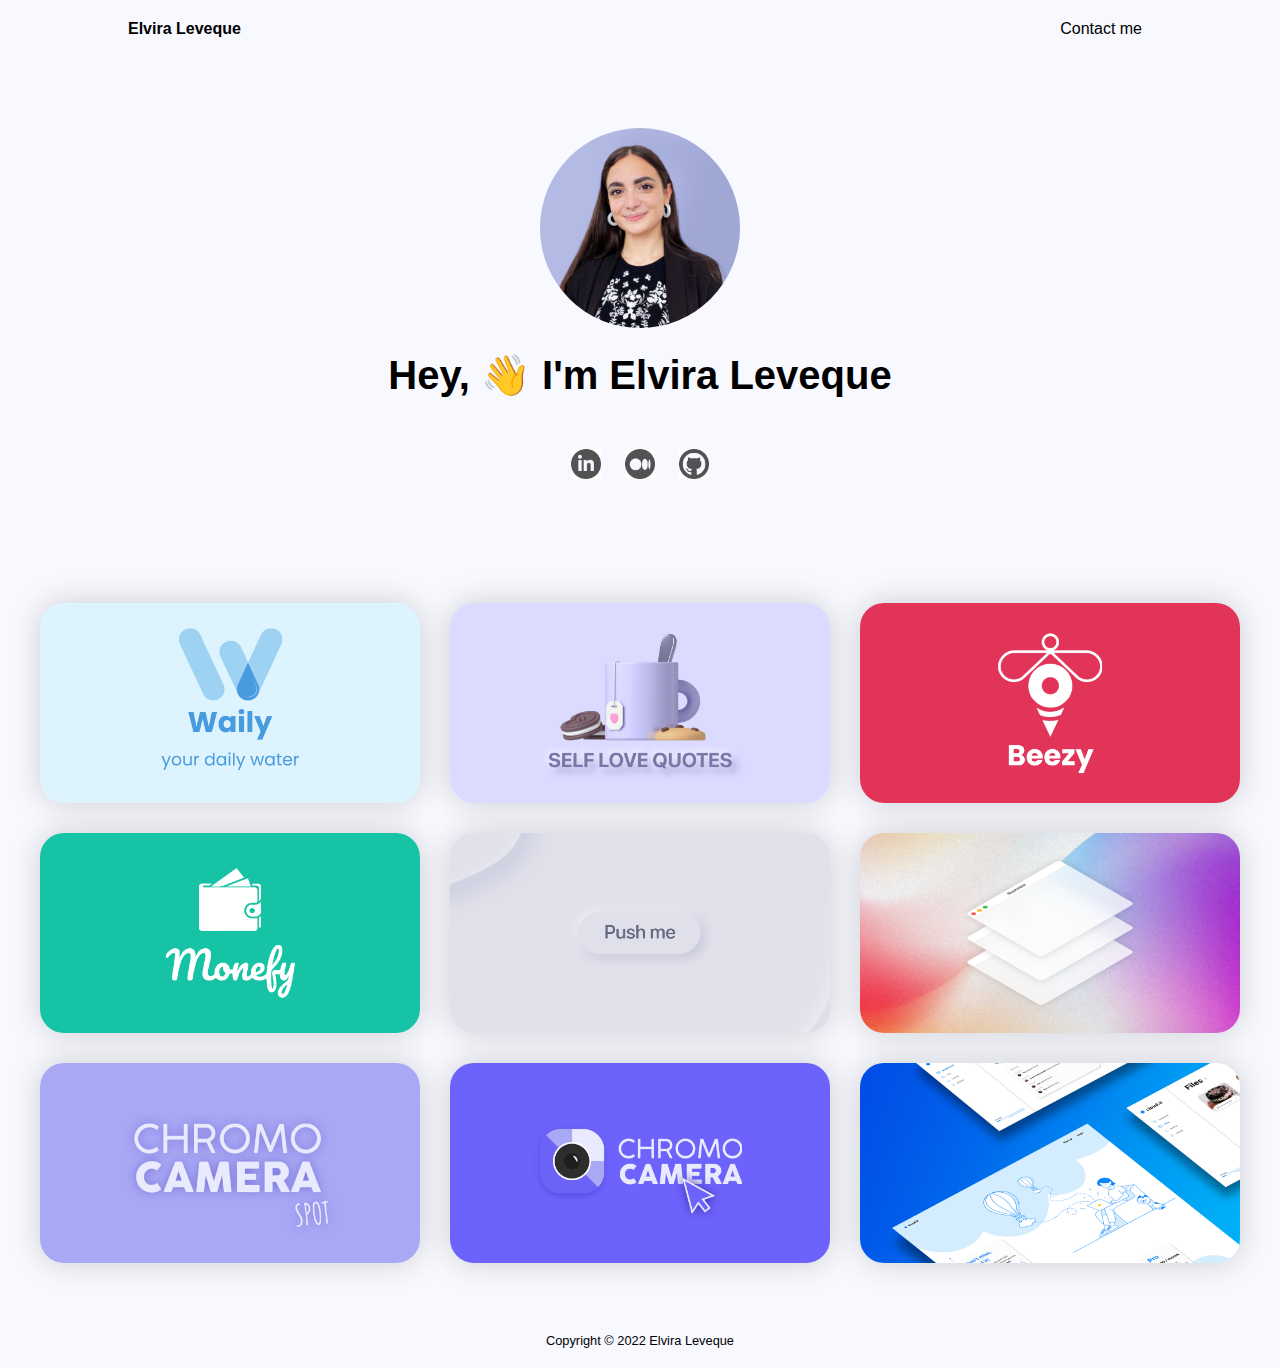
<file: index.html>
<!DOCTYPE html>
<html lang="en">

<head>
    <meta charset="UTF-8">
    <meta http-equiv="X-UA-Compatible" content="IE=edge">
    <meta name="viewport" content="width=device-width, initial-scale=1.0">
    <title>Elvira Leveque</title>

    <link rel="stylesheet" href="static/css/style.css">
</head>

<body>
    <nav>
        <div id="logo">
            <a href="index.html">Elvira Leveque</a>
        </div>
        <div id="links">
            <!-- <a href="resume.pdf">Resume</a> -->
            <a href="mailto:elviraleveque@hotmail.com">Contact me</a>
        </div>
    </nav>

    <section id="bio" class="boxed">
        <img id="io" src="static/img/io2.jpg" alt="">
        <p>Hey, 👋 I'm Elvira Leveque</p>
        <!-- <p>iOS developer and UX/UI designer based in Naples, Italy</p> -->
        <div id="socials">
            <a href="https://www.linkedin.com/in/elvira-leveque/" target="_blank"><img src="static/img/linkedin2.png"
                    alt=""></a>
            <a href="https://medium.com/@elviraleveque" target="_blank"><img src="static/img/medium2.png" alt=""></a>
            <a href="https://github.com/elviraleveque" target="_blank"><img src="static/img/github2.png" alt=""></a>
            <!-- <a href="https://www.behance.net/elviraleveque" target="_blank"><img src="static/img/behance.png"
                    alt=""></a> -->
        </div>
    </section>

    <section id="showcase" class="boxed">
        <div class="project">
            <a href="projects/waily.html">
                <img src="static/img/covers/waily.png" alt="">
                <div class="project-hover">
                    <button>Go to project</button>
                </div>
            </a>
        </div>

        <div class="project">
            <a href="projects/self-love-quotes.html">
                <img src="static/img/covers/self-love-quote.png" alt="">
                <div class="project-hover">
                    <button>Go to project</button>
                </div>
            </a>
        </div>

        <div class="project">
            <a href="projects/beezy.html">
                <img src="static/img/covers/beezy.png" alt="">
                <div class="project-hover">
                    <button>Go to project</button>
                </div>
            </a>
        </div>

        <div class="project">
            <a href="projects/monefy.html">
                <img src="static/img/covers/monefy.png" alt="">
                <div class="project-hover">
                    <button>Go to project</button>
                </div>
            </a>
        </div>

        <div class="project">
            <a href="https://bootcamp.uxdesign.cc/build-a-neumorphic-micro-interaction-for-a-swiftui-button-aa8c3c53047d"
                target="_blank">
                <img src="static/img/covers/neumorphic-animation.png" alt="">
                <div class="project-hover">
                    <button>Read on Medium</button>
                </div>
            </a>
        </div>

        <div class="project">
            <a href="https://medium.com/@elviraleveque/stack-navigation-on-macos-41a40d8ec3a4" target="_blank">
                <img src="static/img/covers/stack-navigation.png" alt="">
                <div class="project-hover">
                    <button>Read on Medium</button>
                </div>
            </a>
        </div>

        <div class="project">
            <a href="projects/chromocamera-spot.html">
                <img src="static/img/covers/chromocamera-spot.png" alt="">
                <div class="project-hover">
                    <button>Go to project</button>
                </div>
            </a>
        </div>

        <div class="project">
            <a href="projects/chromocamera-web.html">
                <img src="static/img/covers/chromocamera-web.png" alt="">
                <div class="project-hover">
                    <button>Go to project</button>
                </div>
            </a>
        </div>

        <div class="project">
            <a href="https://www.behance.net/gallery/88629377/cloudit-Cloud-storage" target="_blank">
                <img src="static/img/covers/cloudit.jpg" alt="">
                <div class="project-hover">
                    <button>View on Behance</button>
                </div>
            </a>
        </div>
    </section>

    <footer>
        <p>Copyright © 2022 Elvira Leveque </p>
    </footer>

</body>

</html>
</file>
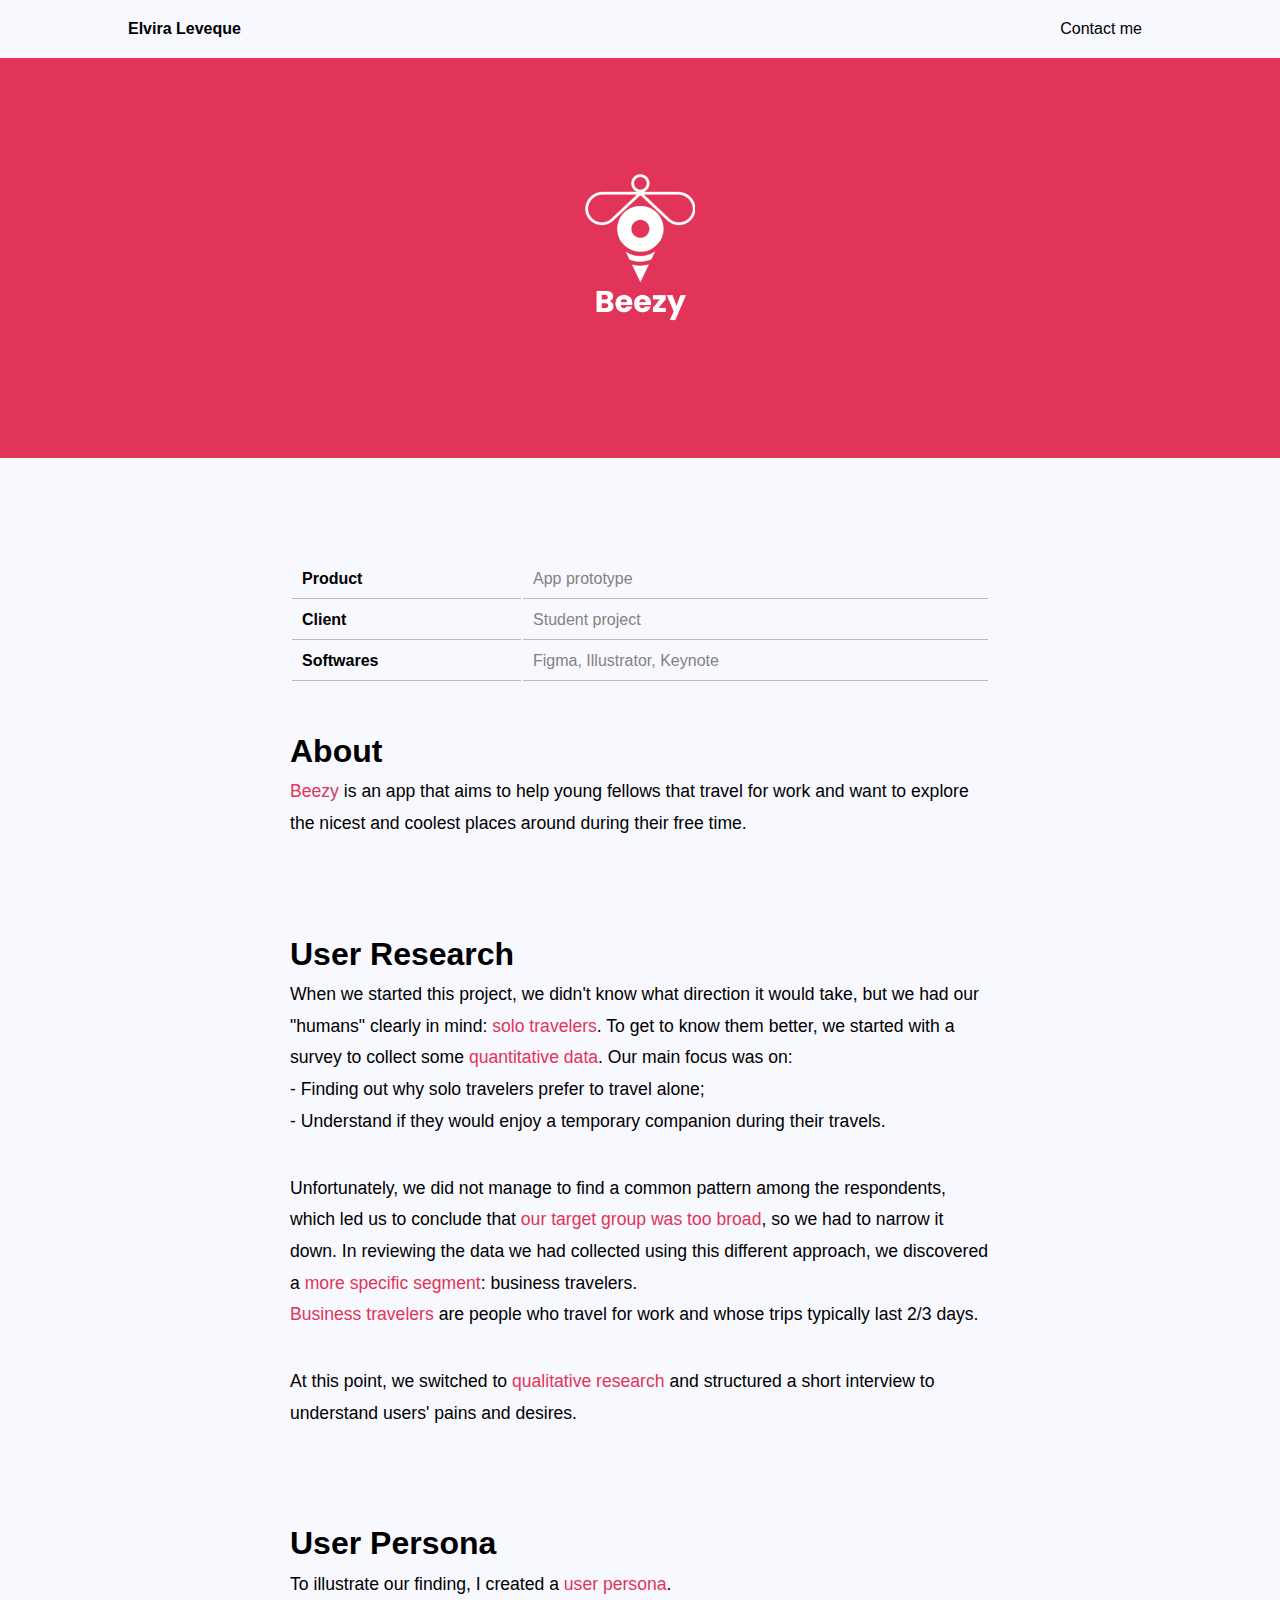
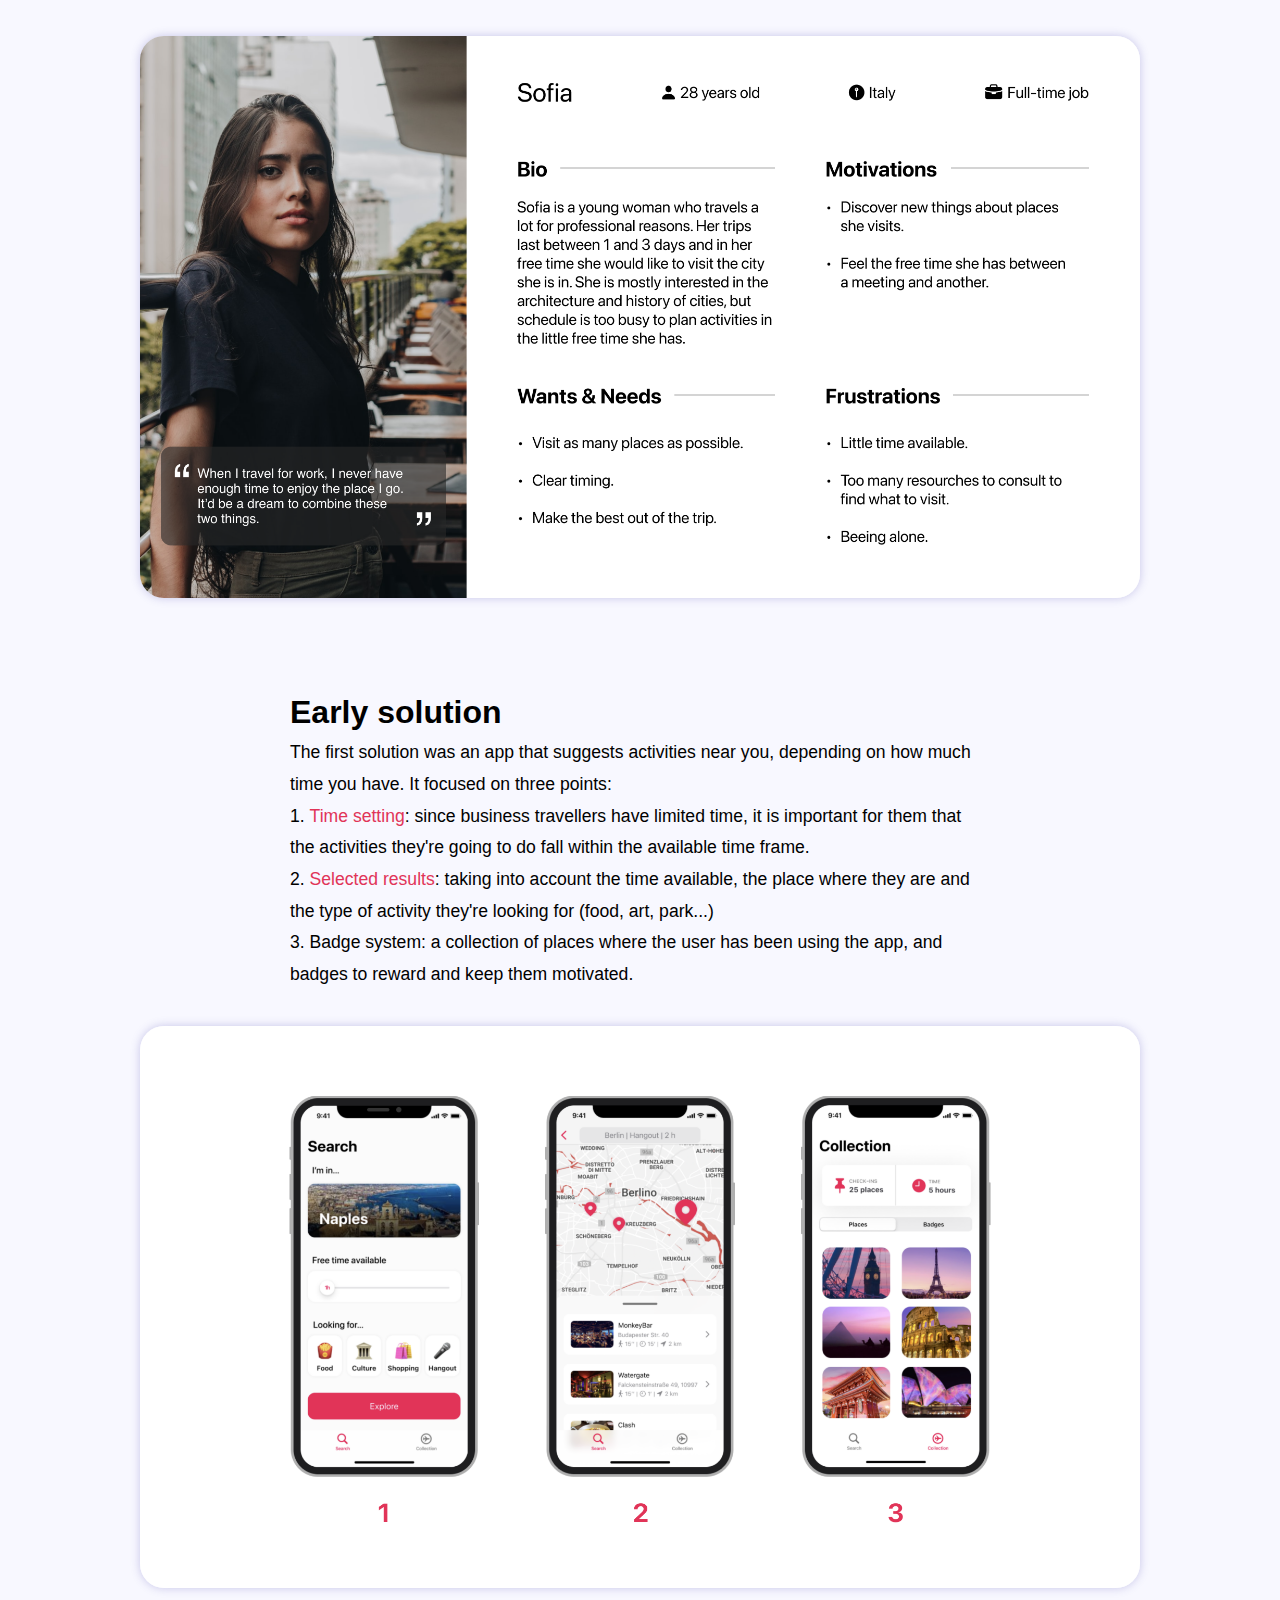
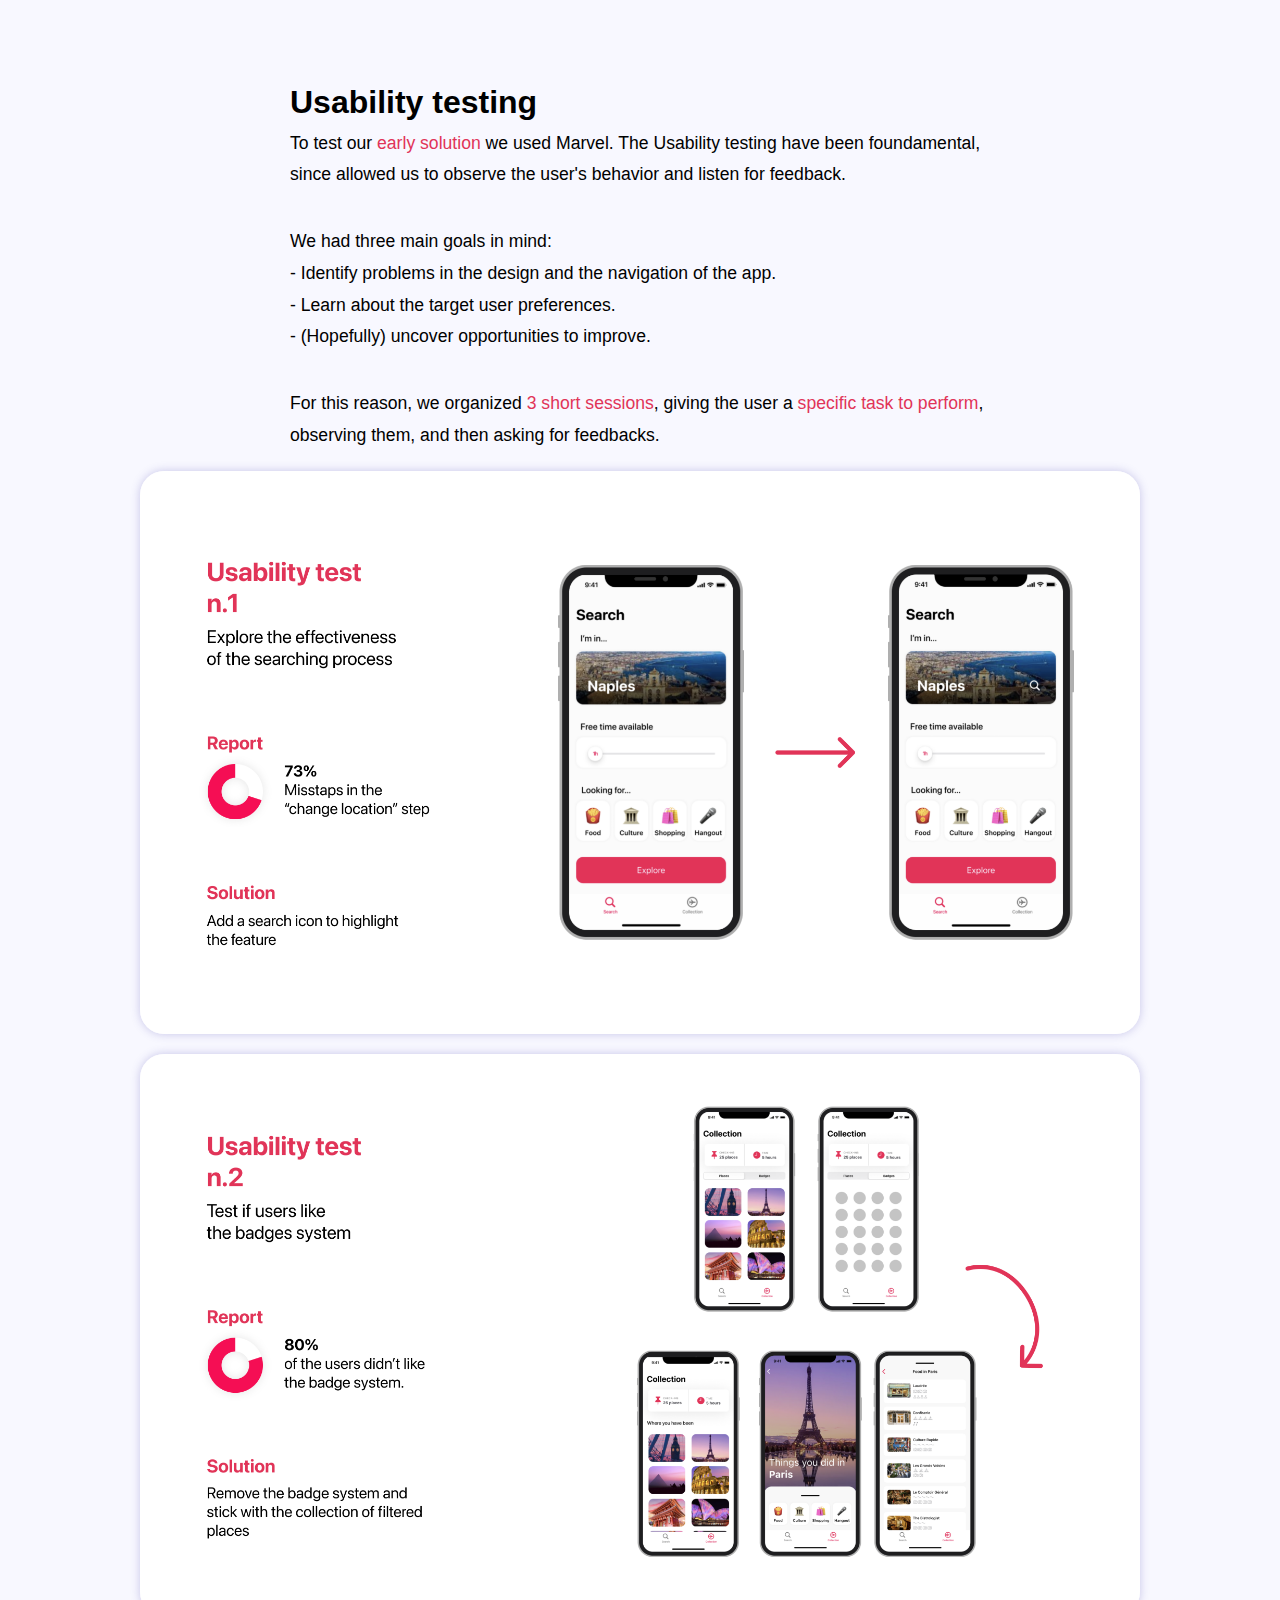
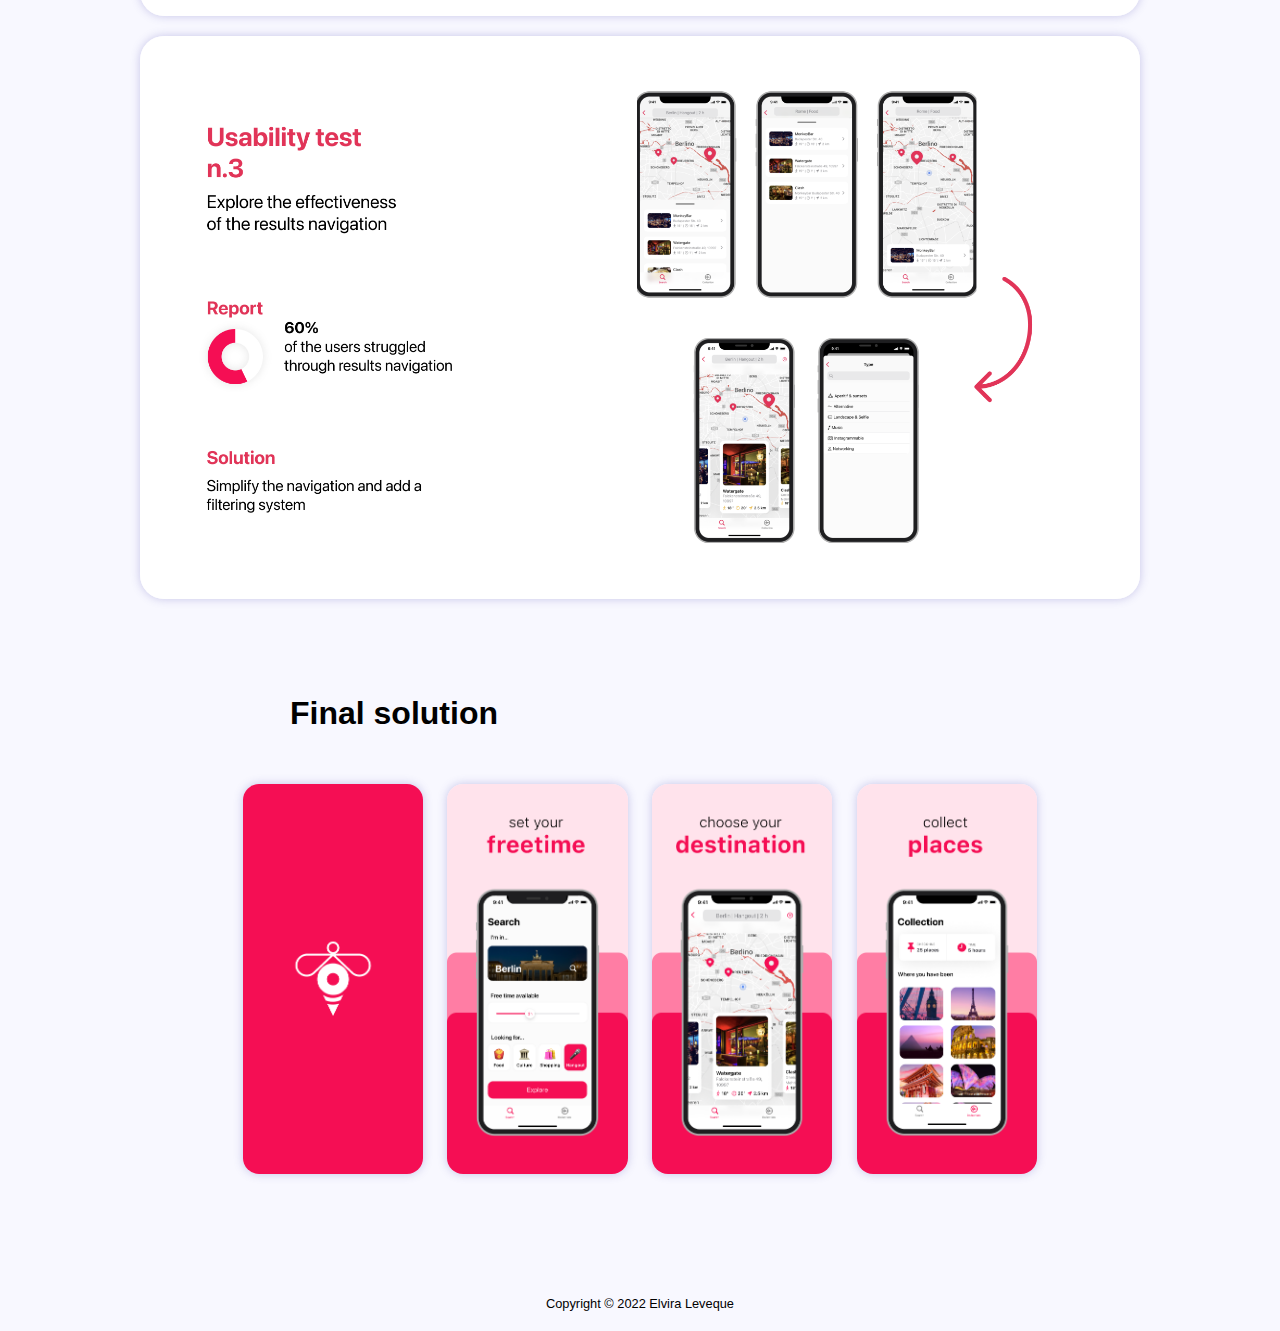
<file: projects/beezy.html>
<!DOCTYPE html>
<html lang="en">

<head>
    <meta charset="UTF-8">
    <meta http-equiv="X-UA-Compatible" content="IE=edge">
    <meta name="viewport" content="width=device-width, initial-scale=1.0">
    <title>EL - Beezy</title>

    <link rel="stylesheet" href="../static/css/style.css">
    <link rel="stylesheet" href="../static/css/projects/beezy.css">

</head>

<body>
    <nav>
        <div id="logo">
            <a href="../index.html">Elvira Leveque</a>
        </div>
        <div id="links">
            <!-- <a href="../resume.pdf">Resume</a> -->
            <a href="mailto:elviraleveque@hotmail.com">Contact me</a>
        </div>
    </nav>

    <section class="cover">
        <img src="../static/img/projects/beezy/logo.png" alt="">
        <br>
        <!-- <a href="https://github.com/elviraleveque/monefy" target="_blank"><button>View on GitHub</button></a> -->
    </section>

    <main class="project-page boxed">
        <table class="data">
            <tr>
                <td>Product</td>
                <td>App prototype</td>
            </tr>
            <tr>
                <td>Client</td>
                <td>Student project</td>
            </tr>
            <tr>
                <td>Softwares</td>
                <td>Figma, Illustrator, Keynote</td>
            </tr>
        </table>

        <h3>About</h3>
        <p>
            <span class="highlight">Beezy</span> is an app that aims to help young fellows that travel for work and want
            to explore the nicest and coolest places around during their free time.
        </p>

        <h3>User Research</h3>
        <p>
            When we started this project, we didn't know what direction it would take, but we had our "humans" clearly
            in mind: <span class="highlight">solo travelers</span>.
            To get to know them better, we started with a survey to collect some <span class="highlight">quantitative
                data</span>.
            Our main focus was on: <br>
            - Finding out why solo travelers prefer to travel alone;<br>
            - Understand if they would enjoy a temporary companion during their travels.
        </p>

        <p>
            Unfortunately, we did not manage to find a common pattern among the respondents, which led us to conclude
            that <span class="highlight">our target group was too broad</span>, so we had to narrow it down.

            In reviewing the data we had collected using this different approach, we discovered a <span
                class="highlight">more specific segment</span>:
            business travelers. <br>

            <span class="highlight">Business travelers</span> are people who travel for work and whose trips typically
            last 2/3 days.
        </p>

        <p>
            At this point, we switched to <span class="highlight">qualitative research</span> and structured a short interview to understand users'
            pains and desires.
        </p>

        <h3>User Persona</h3>
        <p>To illustrate our finding, I created a <span class="highlight">user persona</span>.</p>

        <img src="../static/img/projects/beezy/user-persona.png" alt="User Persona">


        <h3>Early solution</h3>
        <p>The first solution was an app that suggests activities near you, depending on how much time you have. It focused on three points:<br>
            1. <span class="highlight">Time setting</span>: since business travellers have limited time, it is important for them that the activities they're going to do fall within the available time frame.<br>
            2. <span class="highlight">Selected results</span>: taking into account the time available, the place where they are and the type of activity they're looking for (food, art, park...)<br>
            3. Badge system</span>: a collection of places where the user has been using the app, and badges to reward and keep them motivated.
        </p>

        <img src="../static/img/projects/beezy/early-solution.png" alt="Early Solution">


        <h3>Usability testing</h3>
        <p>To test our <span class="highlight">early solution</span> we used Marvel. The Usability testing have been foundamental, since allowed us to observe the user's behavior and listen for feedback.</p>
        <p>We had three main goals in mind:<br>
        - Identify problems in the design and the navigation of the app.<br>
        - Learn about the target user preferences.<br>
        - (Hopefully) uncover opportunities to improve.</p>

        <p>For this reason, we organized <span class="highlight">3 short sessions</span>, giving the user a <span class="highlight">specific task to perform</span>, observing them, and then asking for feedbacks.</p>
        <img src="../static/img/projects/beezy/usability-test1.png" alt="Usability test number 1">
        <img src="../static/img/projects/beezy/usability-test2.png" alt="Usability test number 2">
        <img src="../static/img/projects/beezy/usability-test3.png" alt="Usability test number 3">

        <h3>Final solution</h3>

        <div class="mockup">
            <img src="../static/img/projects/beezy/beezy1.png" alt="">
            <img src="../static/img/projects/beezy/beezy2.png" alt="">
            <img src="../static/img/projects/beezy/beezy3.png" alt="">
            <img src="../static/img/projects/beezy/beezy4.png" alt="">
        </div>

    </main>

    <footer>
        <p>Copyright © 2022 Elvira Leveque </p>
    </footer>

</body>

</html>
</file>
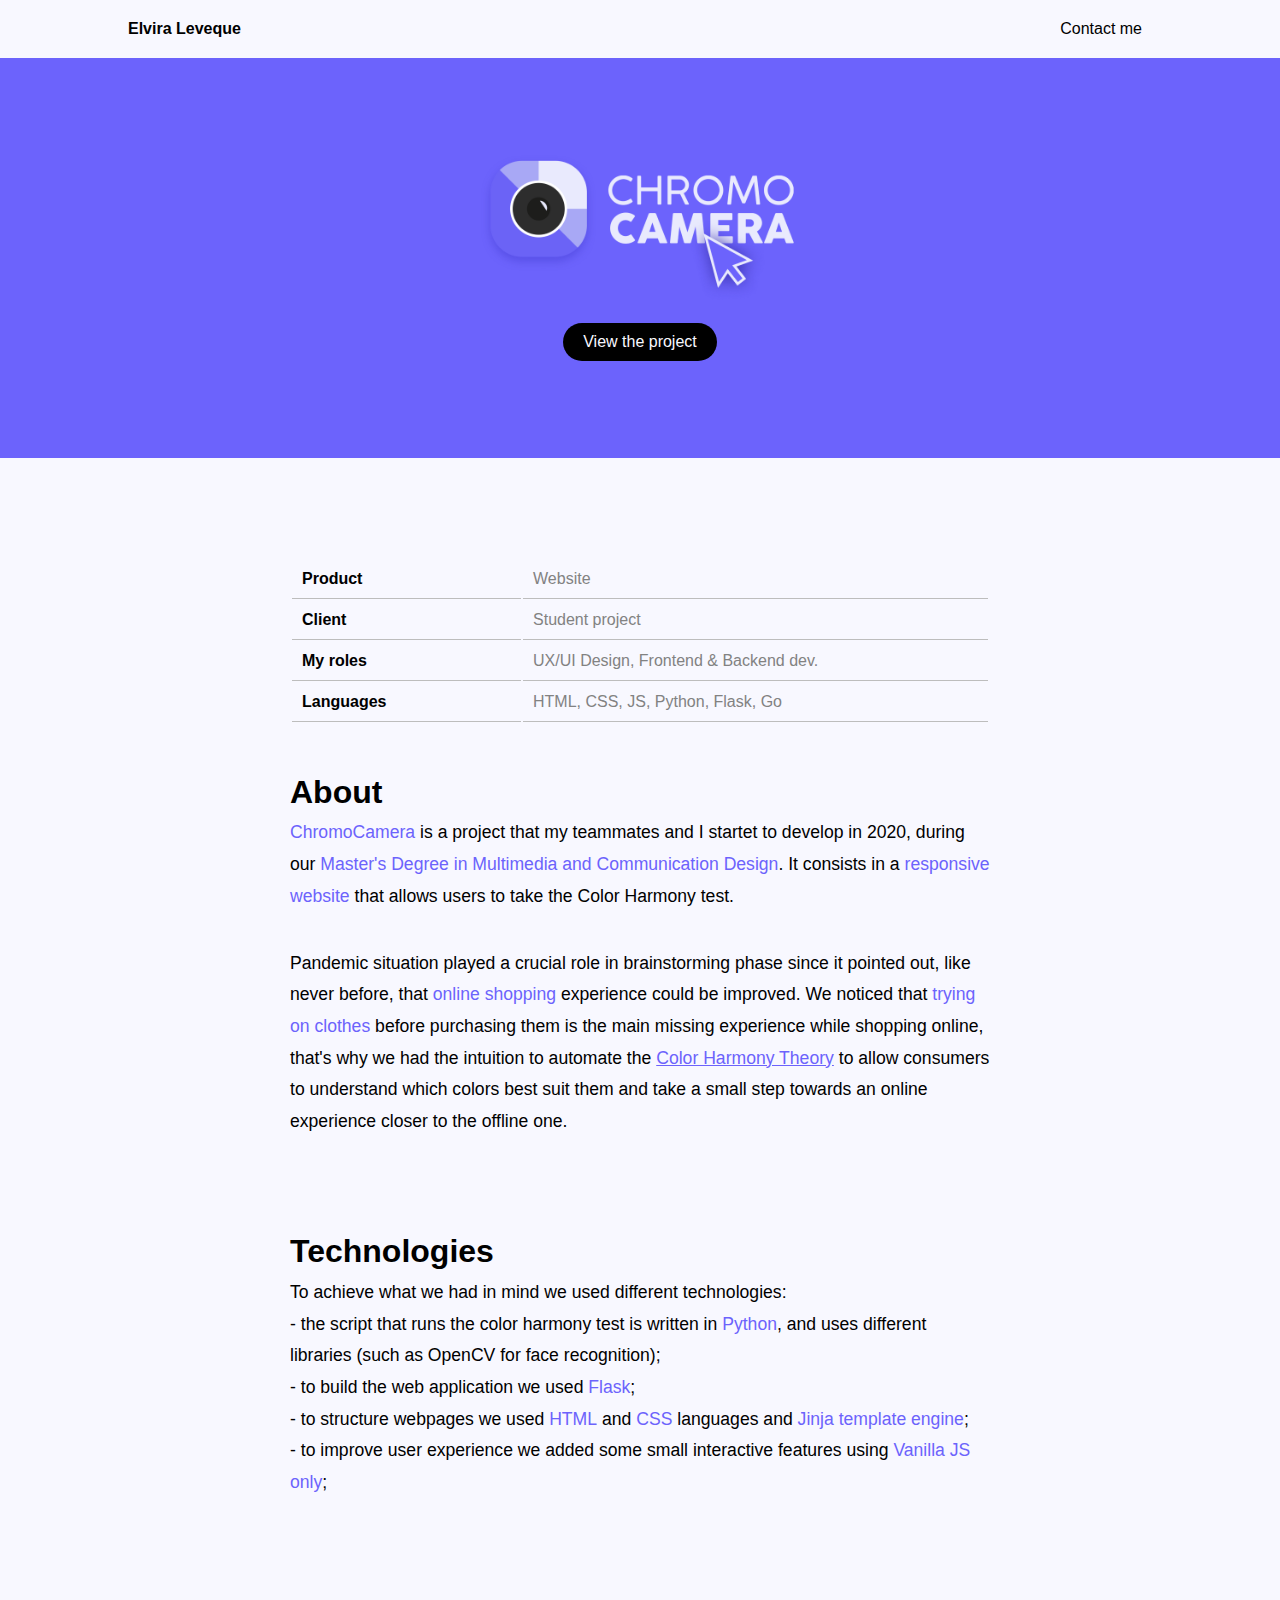
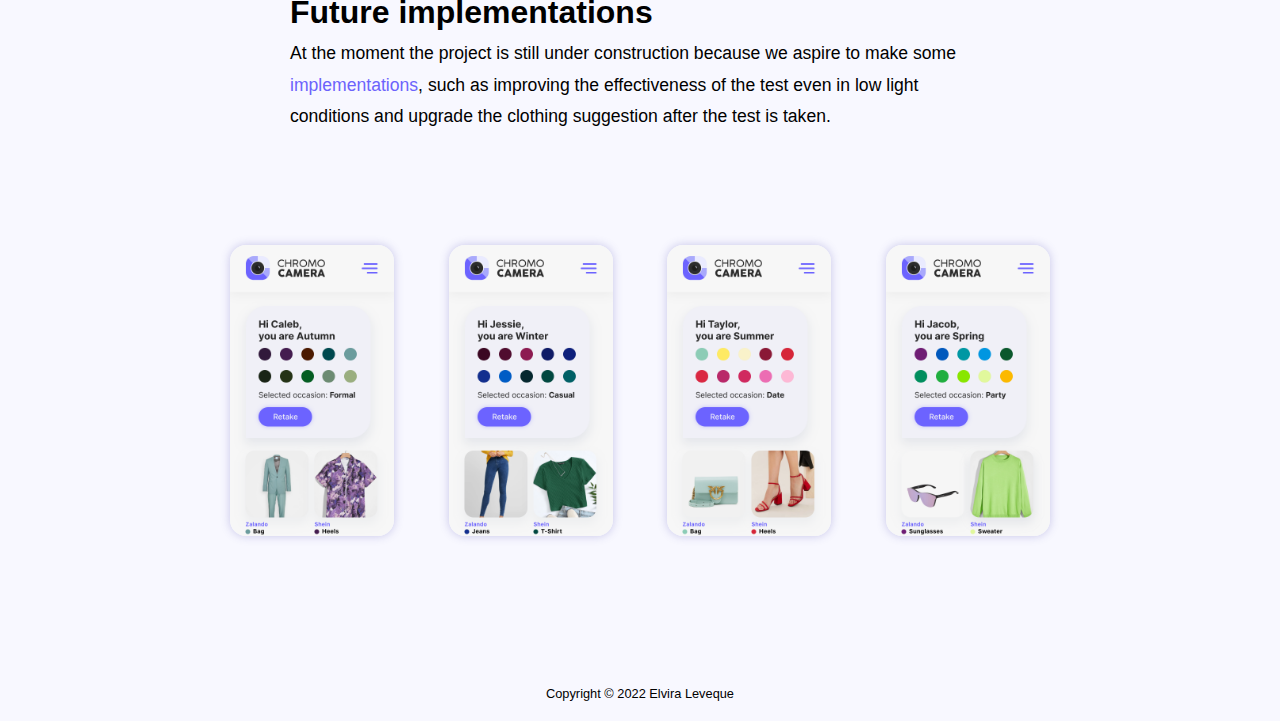
<file: projects/chromocamera-web.html>
<!DOCTYPE html>
<html lang="en">

<head>
    <meta charset="UTF-8">
    <meta http-equiv="X-UA-Compatible" content="IE=edge">
    <meta name="viewport" content="width=device-width, initial-scale=1.0">
    <title>EL - Chromocamera, web</title>

    <link rel="stylesheet" href="../static/css/style.css">
    <link rel="stylesheet" href="../static/css/projects/chromocamera-web.css">
</head>

<body>
    <nav>
        <div id="logo">
            <a href="../index.html">Elvira Leveque</a>
        </div>
        <div id="links">
            <!-- <a href="../resume.pdf">Resume</a> -->
            <a href="mailto:elviraleveque@hotmail.com">Contact me</a>
        </div>
    </nav>

    <section class="cover">
        <img src="../static/img/projects/chromocamera-web/logo.png" alt="">
        <br>
        <a href="https://chromocamera.programmatoripercaso.it" target="_blank"><button>View the project</button></a>
    </section>

    <main class="boxed project-page">
        <table class="data">
            <tr>
                <td>Product</td>
                <td>Website</td>
            </tr>
            <tr>
                <td>Client</td>
                <td>Student project</td>
            </tr>
            <!-- <tr>
                <td>Contributors</td>
                <td>Salvatore Cirillo, Francesca Napolitano</td>
            </tr> -->
            <tr>
                <td>My roles</td>
                <td>UX/UI Design, Frontend & Backend dev.</td>
            </tr>
            <tr>
                <td>Languages</td>
                <td>HTML, CSS, JS, Python, Flask, Go</td>
            </tr>
        </table>

        <h3>About</h3>
        <p>        
            <span class="highlight">ChromoCamera</span> is a project that my teammates and I startet to develop in 2020, during our <span class="highlight">Master's Degree in
            Multimedia and Communication Design</span>.
            It consists in a <span class="highlight">responsive website</span> that allows users to take the Color Harmony test.
        </p>

        <p>
        Pandemic situation played a crucial role in brainstorming phase since it pointed out, like never before, that
        <span class="highlight">online shopping</span> experience could be improved.
        We noticed that <span class="highlight">trying on clothes</span> before purchasing them is the main missing experience while shopping online,
        that's why we had the intuition to automate the <span class="highlight"><a href="https://www.rm-style.com/armocromia-stagioni-sottogruppi/">Color Harmony Theory</a></span> to allow consumers to understand which
        colors best suit them and take a small step towards an online experience closer to the offline one.
        </p>

        <h3>Technologies</h3>
        <p>
            To achieve what we had in mind we used different technologies: <br>
            - the script that runs the color harmony test is written in <span class="highlight">Python</span>, and uses different libraries (such as OpenCV
            for face recognition); <br>
            - to build the web application we used <span class="highlight">Flask</span>; <br>
            - to structure webpages we used <span class="highlight">HTML</span> and <span class="highlight">CSS</span> languages and <span class="highlight">Jinja template engine</span>; <br>
            - to improve user experience we added some small interactive features using <span class="highlight">Vanilla JS only</span>;
        </p>

        <h3>Future implementations</h3>
        <p>
            At the moment the project is still under construction because we aspire to make some <span class="highlight">implementations</span>, such as
            improving the effectiveness of the test even in low light conditions and upgrade the clothing suggestion after
            the test is taken.
        </p>

        <section class="mockup">
            <!-- TODO: Inserire immagini che abbiano senso col progetto -->
            <img src="../static/img/projects/chromocamera-web/screen_autumn.png">
            <img src="../static/img/projects/chromocamera-web/screen_winter.png">
            <img src="../static/img/projects/chromocamera-web/screen_summer.png">
            <img src="../static/img/projects/chromocamera-web/screen_spring.png">
        </section>
    </main>

    <footer>
        <p>Copyright © 2022 Elvira Leveque </p>
    </footer>

</body>

</html>
</file>
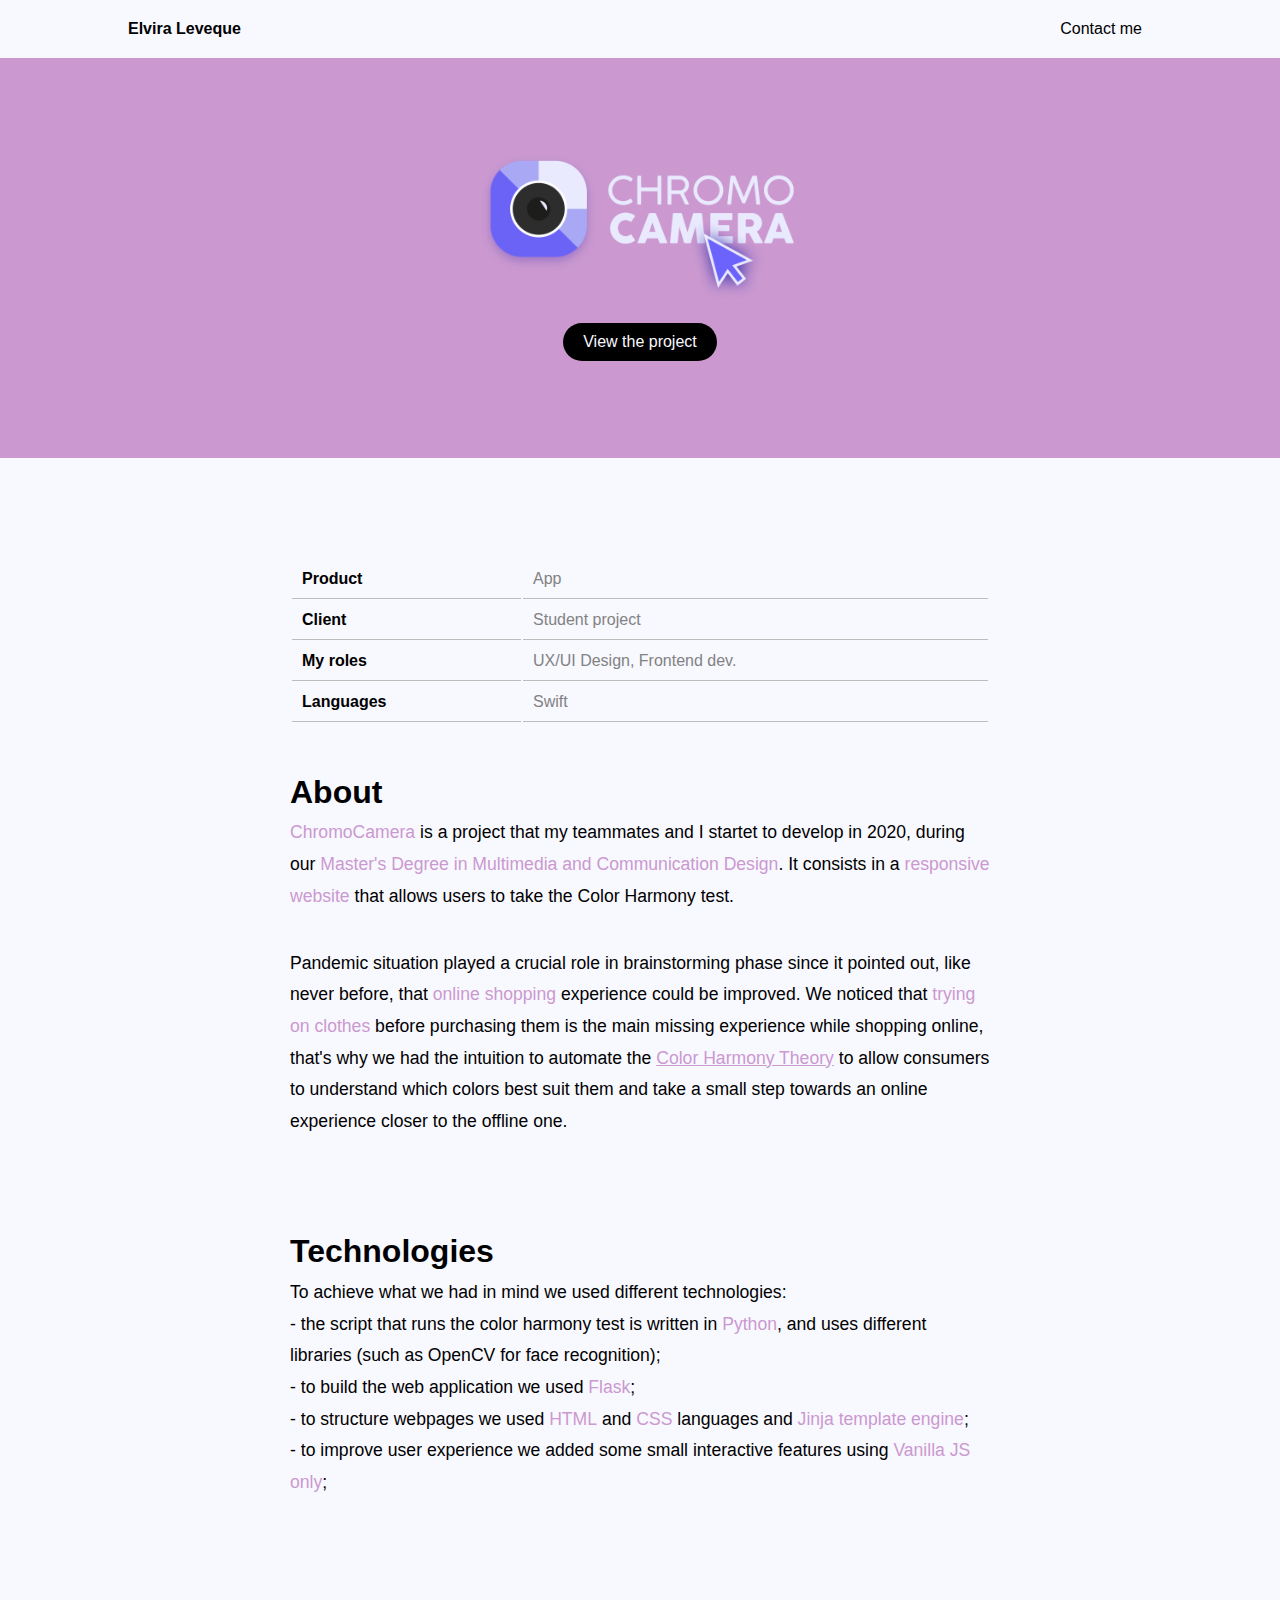
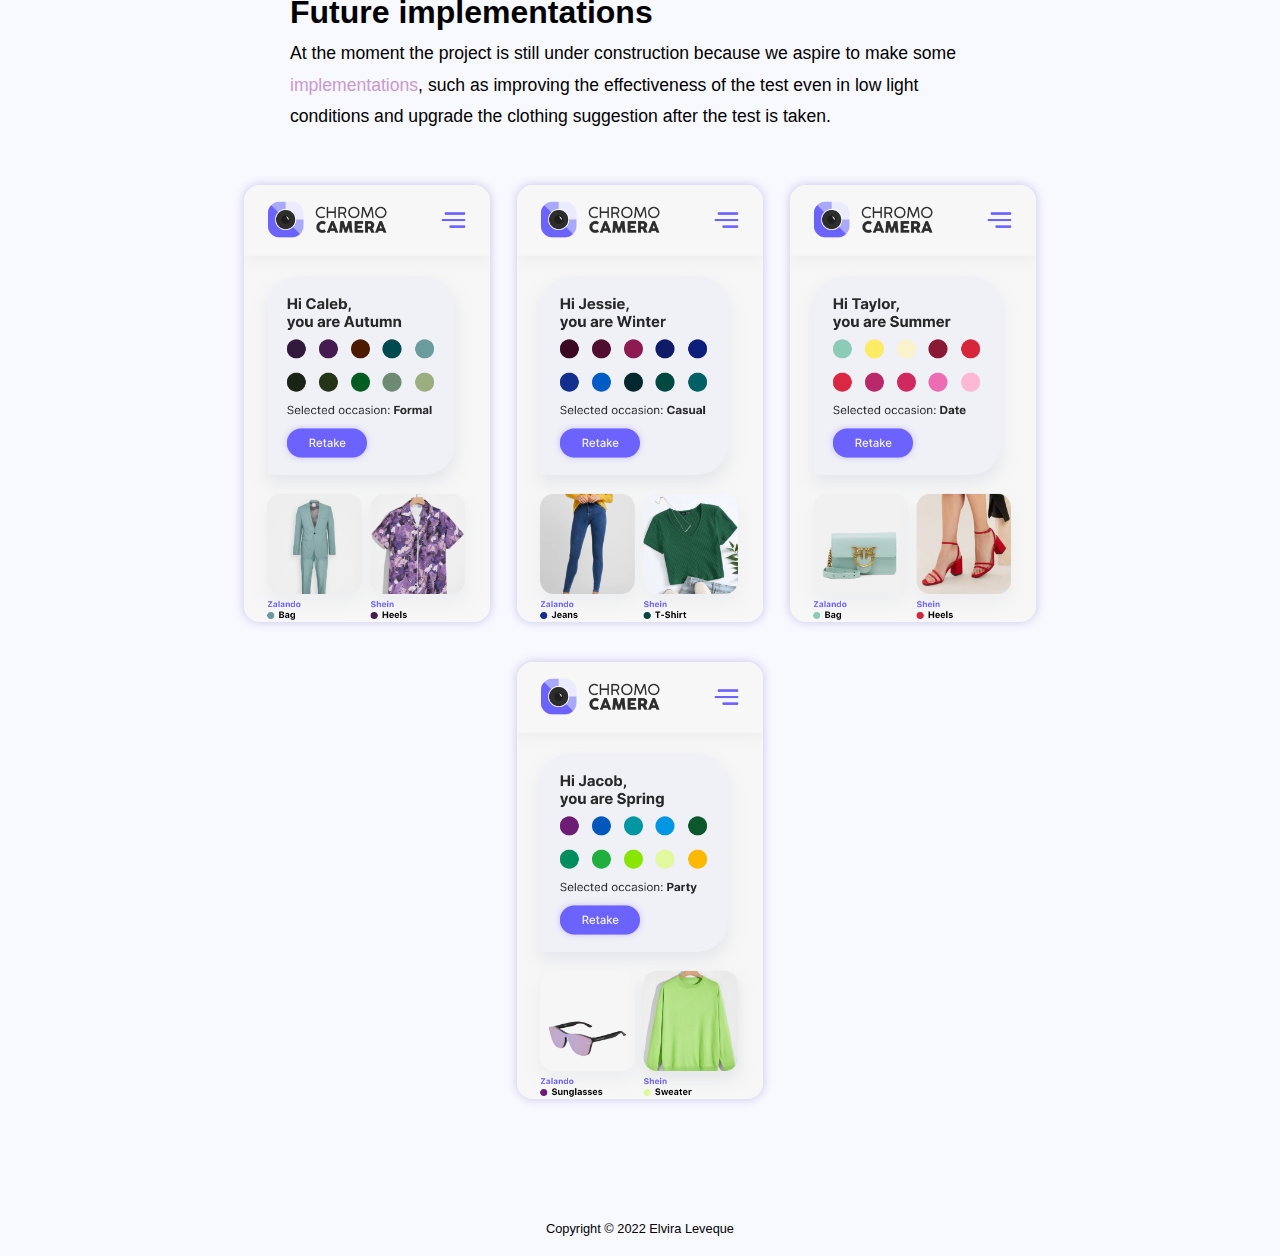
<file: projects/flowful.html>
<!DOCTYPE html>
<html lang="en">

<head>
    <meta charset="UTF-8">
    <meta http-equiv="X-UA-Compatible" content="IE=edge">
    <meta name="viewport" content="width=device-width, initial-scale=1.0">
    <title>EL - Flowful</title>

    <link rel="stylesheet" href="../static/css/style.css">
    <link rel="stylesheet" href="../static/css/projects/flowful.css">
</head>

<body>
    <nav>
        <div id="logo">
            <a href="../index.html">Elvira Leveque</a>
        </div>
        <div id="links">
            <!-- <a href="../resume.pdf">Resume</a> -->
            <a href="mailto:elviraleveque@hotmail.com">Contact me</a>
        </div>
    </nav>

    <section class="cover">
        <img src="../static/img/projects/chromocamera-web/logo.png" alt="">
        <br>
        <a href="https://chromocamera.programmatoripercaso.it" target="_blank"><button>View the project</button></a>
    </section>

    <main class="boxed project-page">
        <table class="data">
            <tr>
                <td>Product</td>
                <td>App</td>
            </tr>
            <tr>
                <td>Client</td>
                <td>Student project</td>
            </tr>
            <!-- <tr>
                <td>Contributors</td>
                <td>Salvatore Cirillo, Francesca Napolitano</td>
            </tr> -->
            <tr>
                <td>My roles</td>
                <td>UX/UI Design, Frontend dev.</td>
            </tr>
            <tr>
                <td>Languages</td>
                <td>Swift</td>
            </tr>
        </table>

        <h3>About</h3>
        <p>        
            <span class="highlight">ChromoCamera</span> is a project that my teammates and I startet to develop in 2020, during our <span class="highlight">Master's Degree in
            Multimedia and Communication Design</span>.
            It consists in a <span class="highlight">responsive website</span> that allows users to take the Color Harmony test.
        </p>

        <p>
        Pandemic situation played a crucial role in brainstorming phase since it pointed out, like never before, that
        <span class="highlight">online shopping</span> experience could be improved.
        We noticed that <span class="highlight">trying on clothes</span> before purchasing them is the main missing experience while shopping online,
        that's why we had the intuition to automate the <span class="highlight"><a href="https://www.rm-style.com/armocromia-stagioni-sottogruppi/">Color Harmony Theory</a></span> to allow consumers to understand which
        colors best suit them and take a small step towards an online experience closer to the offline one.
        </p>

        <h3>Technologies</h3>
        <p>
            To achieve what we had in mind we used different technologies: <br>
            - the script that runs the color harmony test is written in <span class="highlight">Python</span>, and uses different libraries (such as OpenCV
            for face recognition); <br>
            - to build the web application we used <span class="highlight">Flask</span>; <br>
            - to structure webpages we used <span class="highlight">HTML</span> and <span class="highlight">CSS</span> languages and <span class="highlight">Jinja template engine</span>; <br>
            - to improve user experience we added some small interactive features using <span class="highlight">Vanilla JS only</span>;
        </p>

        <h3>Future implementations</h3>
        <p>
            At the moment the project is still under construction because we aspire to make some <span class="highlight">implementations</span>, such as
            improving the effectiveness of the test even in low light conditions and upgrade the clothing suggestion after
            the test is taken.
        </p>

        <section class="mockup">
            <!-- TODO: Inserire immagini che abbiano senso col progetto -->
            <img src="../static/img/projects/chromocamera-web/screen_autumn.png">
            <img src="../static/img/projects/chromocamera-web/screen_winter.png">
            <img src="../static/img/projects/chromocamera-web/screen_summer.png">
            <img src="../static/img/projects/chromocamera-web/screen_spring.png">
        </section>
    </main>

    <footer>
        <p>Copyright © 2022 Elvira Leveque </p>
    </footer>

</body>

</html>
</file>
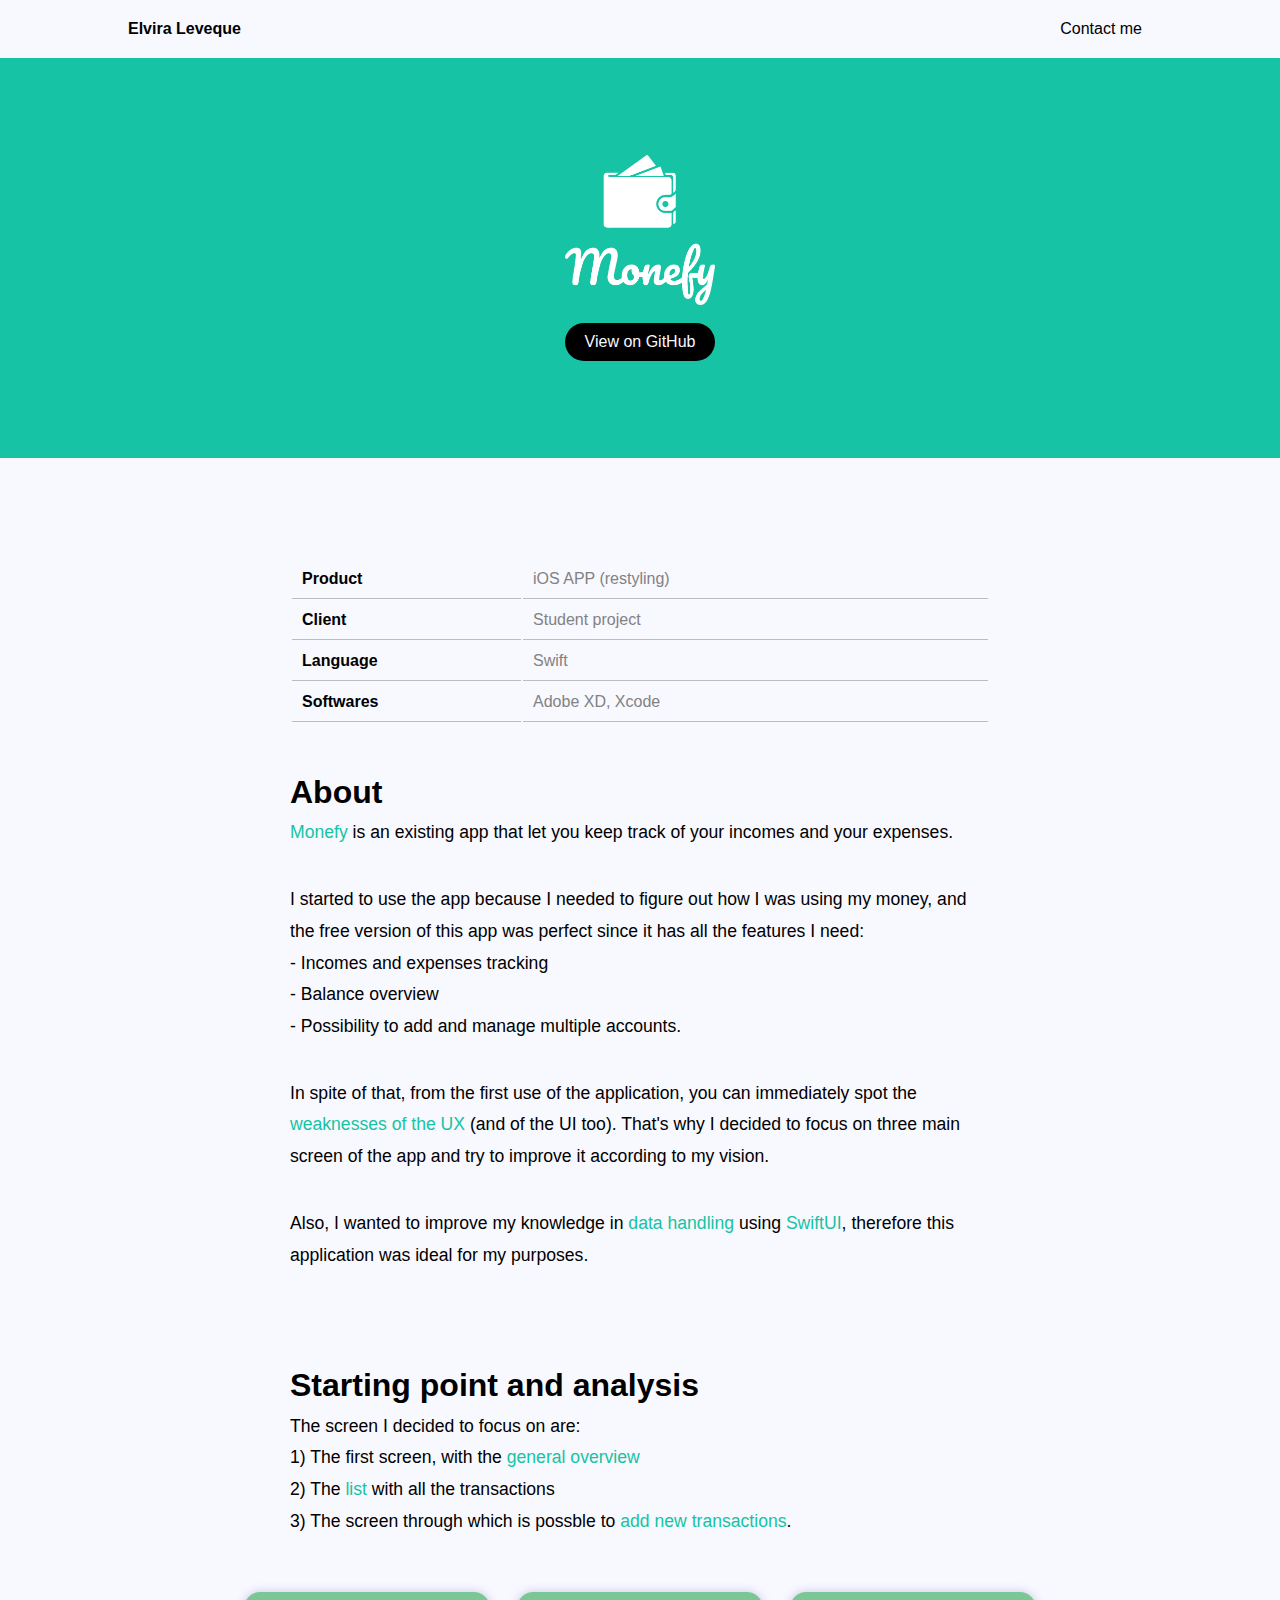
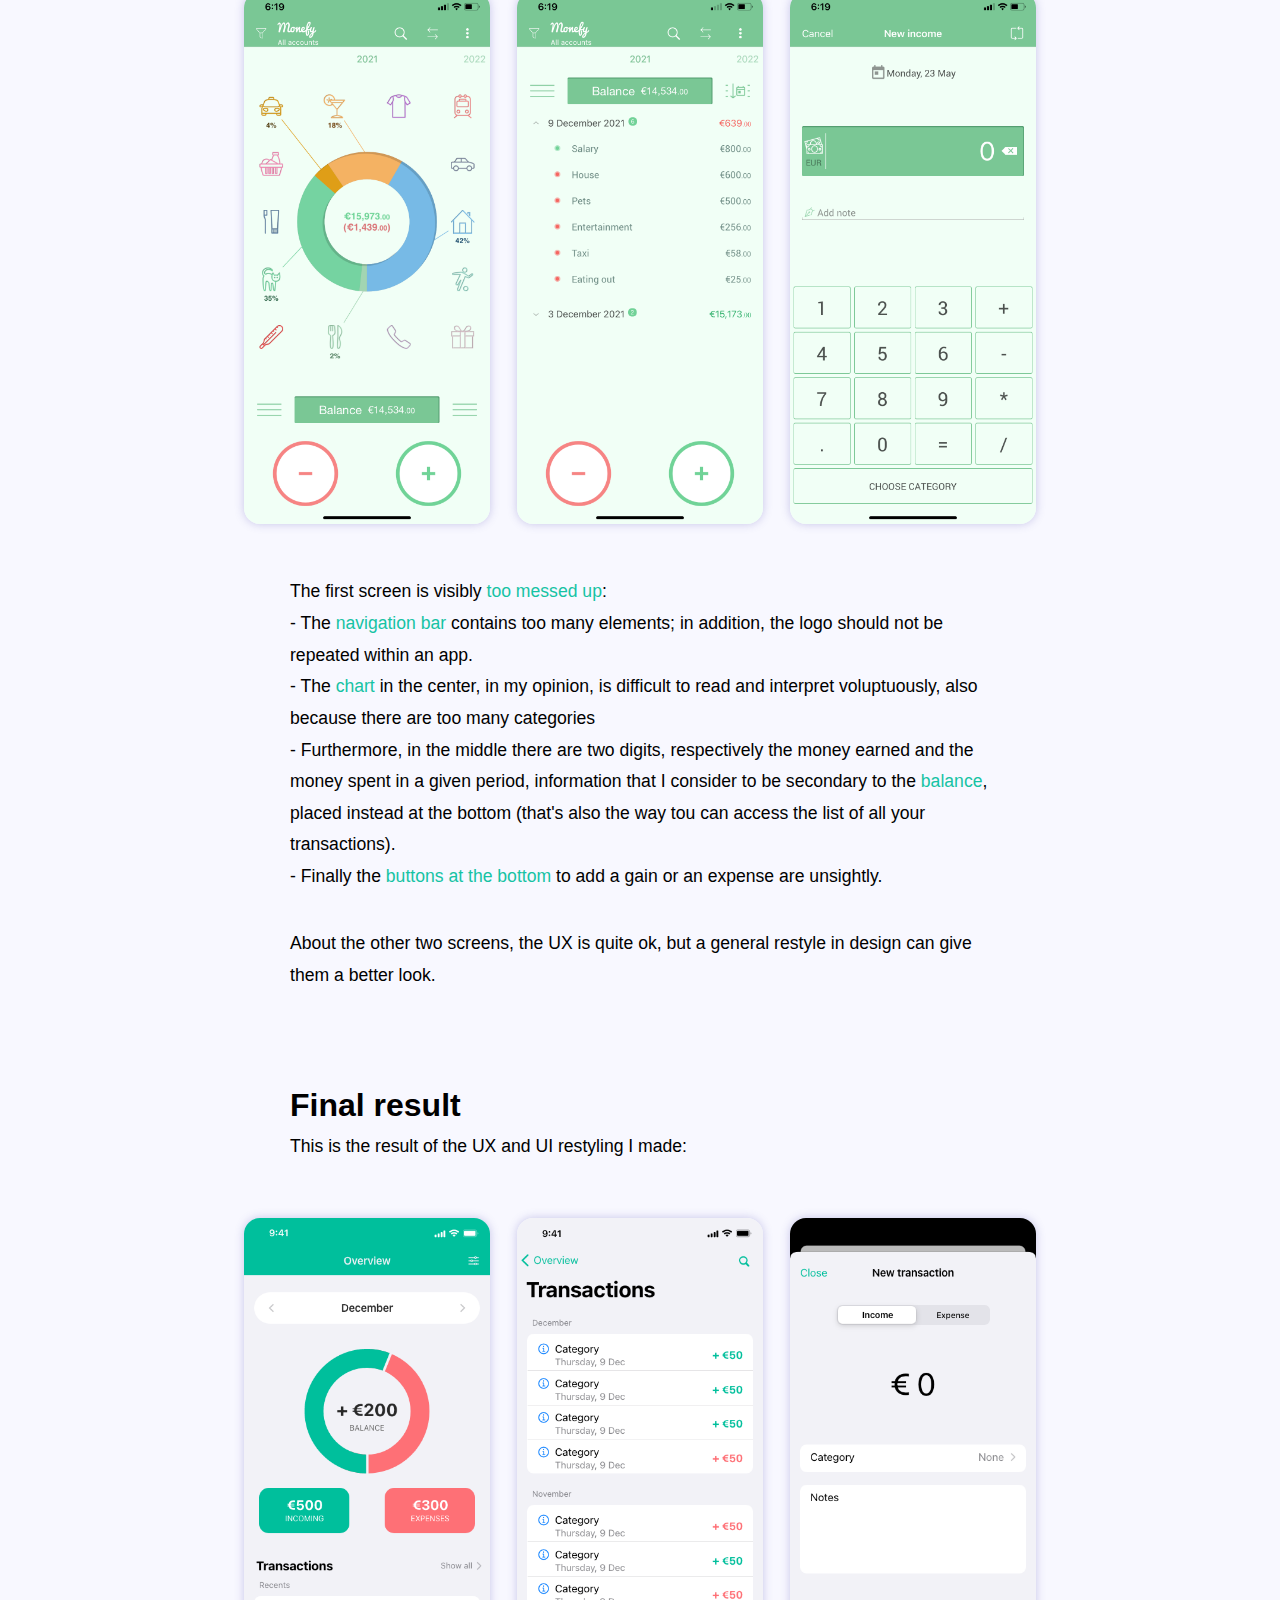
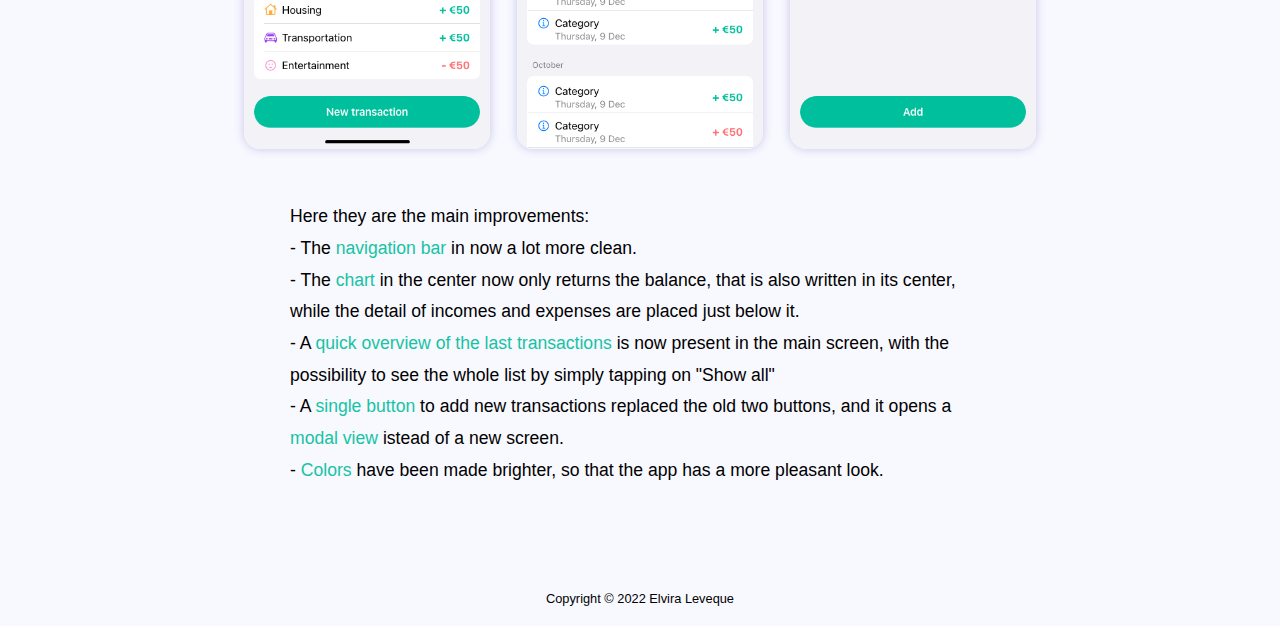
<file: projects/monefy.html>
<!DOCTYPE html>
<html lang="en">

<head>
    <meta charset="UTF-8">
    <meta http-equiv="X-UA-Compatible" content="IE=edge">
    <meta name="viewport" content="width=device-width, initial-scale=1.0">
    <title>EL - Monefy</title>

    <link rel="stylesheet" href="../static/css/style.css">
    <link rel="stylesheet" href="../static/css/projects/monefy.css">

</head>

<body>
    <nav>
        <div id="logo">
            <a href="../index.html">Elvira Leveque</a>
        </div>
        <div id="links">
            <!-- <a href="../resume.pdf">Resume</a> -->
            <a href="mailto:elviraleveque@hotmail.com">Contact me</a>
        </div>
    </nav>

    <section class="cover">
        <img src="../static/img/projects/monefy/logo.png" alt="">
        <br>
        <a href="https://github.com/elviraleveque/monefy" target="_blank"><button>View on GitHub</button></a>
    </section>

    <main class="project-page boxed">
        <table class="data">
            <tr>
                <td>Product</td>
                <td>iOS APP (restyling)</td>
            </tr>
            <tr>
                <td>Client</td>
                <td>Student project</td>
            </tr>
            <tr>
                <td>Language</td>
                <td>Swift</td>
            </tr>
            <tr>
                <td>Softwares</td>
                <td>Adobe XD, Xcode</td>
            </tr>
        </table>

        <h3>About</h3>
        <p>
            <span class="highlight">Monefy</span> is an existing app that let you keep track of your
            incomes and your expenses.
        </p>

        <p>
            I started to use the app because I needed to figure out how I was using my money, and the free version of
            this app was perfect since it has all the features I need: <br>
            - Incomes and expenses tracking <br>
            - Balance overview <br>
            - Possibility to add and manage multiple accounts. <br>
        </p>

        <p>
            In spite of that, from the first use of the application, you can immediately spot the <span
                class="highlight">weaknesses of the UX</span> (and of the UI too).
            That's why I decided to focus on three main screen of the app and try to improve it according to my vision.
        </p>

        <p>
            Also, I wanted to improve my knowledge in <span class="highlight">data handling</span> using <span
                class="highlight">SwiftUI</span>, therefore this application was ideal for my purposes.
        </p>

        <h3>Starting point and analysis</h3>
        <p>
            The screen I decided to focus on are: <br>
            1) The first screen, with the <span class="highlight">general overview</span> <br>
            2) The <span class="highlight">list</span> with all the transactions <br>
            3) The screen through which is possble to <span class="highlight">add new transactions</span>.
        </p>

        <div class="mockup">
            <img src="../static/img/projects/monefy/old1.png" alt="">
            <img src="../static/img/projects/monefy/old2.png" alt="">
            <img src="../static/img/projects/monefy/old3.png" alt="">
        </div>

        <p>
            The first screen is visibly <span class="highlight">too messed up</span>: <br>
            - The <span class="highlight">navigation bar</span> contains too many elements; in addition, the logo should
            not be repeated within an app.
            <br>
            - The <span class="highlight">chart</span> in the center, in my opinion, is difficult to read and interpret
            voluptuously, also because there are too many categories<br>
            - Furthermore, in the middle there are two digits, respectively the money earned and the money spent in a
            given period, information that I consider to be secondary to the <span class="highlight">balance</span>,
            placed instead at the bottom
            (that's also the way tou can access the list of all your transactions). <br>
            - Finally the <span class="highlight">buttons at the bottom</span> to add a gain or an expense are
            unsightly.
        </p>

        <p>
            About the other two screens, the UX is quite ok, but a general restyle in design can give them a better look.
        </p>

        <h3>Final result</h3> 
        <p>
            This is the result of the UX and UI restyling I made:
        </p>
        <div class="mockup">
            <img src="../static/img/projects/monefy/new1.png" alt="">
            <img src="../static/img/projects/monefy/new2.png" alt="">
            <img src="../static/img/projects/monefy/new3.png" alt="">
        </div>

        <p>
            Here they are the main improvements:<br>
            - The <span class="highlight">navigation bar</span> in now a lot more clean.<br>
            - The <span class="highlight">chart</span> in the center now only returns the balance, that is also written in its center, while the detail of incomes and expenses are placed just below it. <br>
            - A <span class="highlight">quick overview of the last transactions</span> is now present in the main screen, with the possibility to see the whole list by simply tapping on "Show all"<br>
            - A <span class="highlight">single button</span> to add new transactions replaced the old two buttons, and it opens a <span class="highlight">modal view</span> istead of a new screen.<br>
            - <span class="highlight">Colors</span> have been made brighter, so that the app has a more pleasant look.
        </p>

        <p></p>
    </main>

    <footer>
        <p>Copyright © 2022 Elvira Leveque </p>
    </footer>

</body>

</html>
</file>
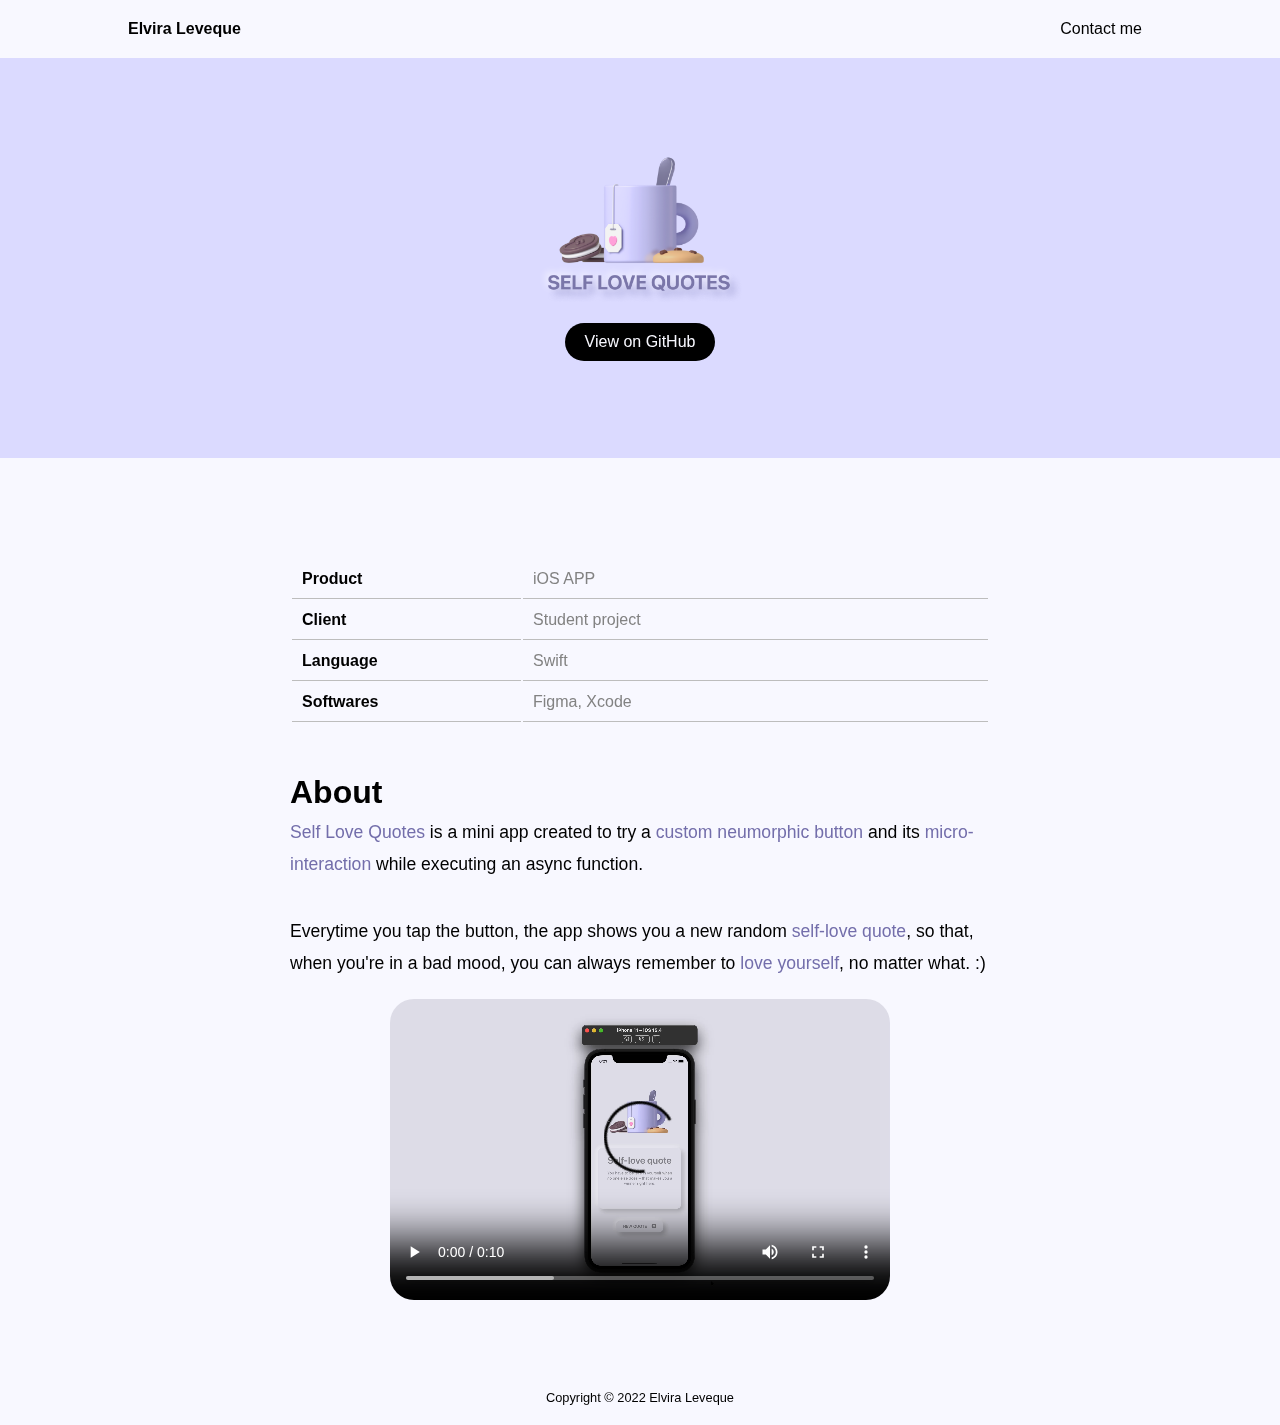
<file: projects/self-love-quotes.html>
<!DOCTYPE html>
<html lang="en">

<head>
    <meta charset="UTF-8">
    <meta http-equiv="X-UA-Compatible" content="IE=edge">
    <meta name="viewport" content="width=device-width, initial-scale=1.0">
    <title>EL - Self Love Quotes</title>

    <link rel="stylesheet" href="../static/css/style.css">
    <link rel="stylesheet" href="../static/css/projects/self-love-quotes.css">

</head>

<body>
    <nav>
        <div id="logo">
            <a href="../index.html">Elvira Leveque</a>
        </div>
        <div id="links">
            <!-- <a href="../resume.pdf">Resume</a> -->
            <a href="mailto:elviraleveque@hotmail.com">Contact me</a>
        </div>
    </nav>

    <section class="cover">
        <img src="../static/img/projects/self-love-quotes/logo.png" alt="">
        <br>
        <a href="https://github.com/elviraleveque/selfLoveQuotes" target="_blank"><button>View on GitHub</button></a>
    </section>

    <main class="project-page boxed">
        <table class="data">
            <tr>
                <td>Product</td>
                <td>iOS APP</td>
            </tr>
            <tr>
                <td>Client</td>
                <td>Student project</td>
            </tr>
            <tr>
                <td>Language</td>
                <td>Swift</td>
            </tr>
            <tr>
                <td>Softwares</td>
                <td>Figma, Xcode</td>
            </tr>
        </table>

        <h3>About</h3>
        <p>
            <span class="highlight">Self Love Quotes</span> is a mini app created to try a <span
                class="highlight">custom neumorphic button</span> and
            its <span class="highlight">micro-interaction</span> while executing an async function.
        </p>

        <p>
            Everytime you tap the button, the app shows you a new random <span class="highlight">self-love quote</span>, so that, when you're in a bad
            mood, you can always remember to <span class="highlight">love yourself</span>, no matter what. :)
        </p>

        <video src="../static/img/projects/self-love-quotes/self-love-quotes.mp4" controls>

        <p>
            You can read more about neumorphism and implementation of an async button micro-interaction <span
                class="highlight"><a
                    href="https://bootcamp.uxdesign.cc/build-a-neumorphic-micro-interaction-for-a-swiftui-button-aa8c3c53047d">here</a>.
        </p>

    </main>

    <footer>
        <p>Copyright © 2022 Elvira Leveque </p>
    </footer>

</body>

</html>
</file>
<file: static/css/style.css>
:root {
    --white: #F8F8FF;
    --black: #000000;
    --light-gray: #BDBDBD;
    --dark-gray: #828282;

    --purple: #6C63FC;

    --corners: 1.5em;
}

* {
    box-sizing: border-box;
    margin: 0;
    padding: 0;
}

html {
    font-family: Helvetica, Arial, sans-serif;
}

body {
    background-color: var(--white);
}

.boxed {
    margin: 0 10%;
    padding: 50px 0;
}

button {
    border: none;
    background-color: var(--black); 
    padding: 10px 20px;
    border-radius: 30px;
    color: var(--white);
    font-size: 1em;
    cursor: pointer;
}

p {
    font-weight: 200;
}

nav {
    display: flex;
    justify-content: space-between;
    padding: 20px 10%;
}

nav #links a:first-child {
    margin-right: 10px;
}

nav #links a:hover {
    text-decoration: underline;
}


#logo a {
    font-weight: 600;
    text-decoration: none;
    color: var(--black);
}

#links a {
    text-decoration: none;
    color: var(--black);
}

footer {
    text-align: center;
    padding: 20px;
    font-size: 0.8em;
}

/* homepagee */
#bio {
    text-align: center;
    padding: 70px 0;
}

img#io {
    border-radius: 100px;
    max-width: 200px;
    margin-bottom: 20px;
}

#bio p:first-of-type {
    font-size: 2.5em;
    font-weight: 800;
    margin-bottom: 20px;
}

#socials {
    margin-top: 50px;
}

#socials img {
    width: 30px;
    opacity: 0.8;
    transition: all 0.3s ease-in-out;
    margin: 0 10px;
}

#socials img:hover {
    opacity: 1;
    transform: scale(1.1);
}

#showcase {
    display: flex;
    flex-wrap: wrap;
    justify-content: space-between;
    gap: 30px;
    row-gap: 30px;
    max-width: 1200px;
    margin: auto;
}

.project {
    flex: 1 0 30%;
    height: 200px;
    min-width: 250px;
    border-radius: var(--corners);
    box-shadow: 0 0 30px rgba(36, 36, 36, 0.2);
    position: relative;
    overflow: hidden;
}

.project img {
    object-fit: cover;
    width: 100%;
    height: 100%;
}

.project-hover {
    position: absolute;
    top: 0;
    left: 0;
    width: 100%;
    height: 100%;
    background-color: rgba(0, 0, 0, 0.3);
    border-radius: var(--corners);
    display: flex;
    justify-content: center;
    align-items: center;
    opacity: 0;
    transition: opacity 0.15s ease-in-out;
}

.project:hover .project-hover {
    opacity: 1;
}

/* end homepage */



/* projects */
.cover {
    background-color: #6C63FC;
    text-align: center;
    height: 400px;
    display: flex;
    flex-direction: column;
    justify-content: center;
    align-items: center;
}

.cover img {
    height: 150px;
}

table.data {
    width: 100%;
    max-width: 700px;
    margin: 50px auto;
}

table.data td {
    border-bottom: 1px solid var(--light-gray);
    padding: 10px 10px;
}

table.data tr td:first-child {
    width: 33%;
    font-weight: 800;
}

table.data tr td:nth-child(2) {
    color: var(--dark-gray);
    font-weight: 200;
}

main.project-page p {
    max-width: 700px;
    margin: auto;
    line-height: 1.8;
    font-size: 1.1em;
    margin-bottom: 2em;
}

main.project-page p:last-of-type {
    margin-bottom: 0;
}

main.project-page h3 {
    max-width: 700px;
    margin: 0 auto .2em;
    font-size: 2em;
}

main.project-page img + h3, main.project-page p + h3 {
    margin-top: 3em;
}

main.project-page p a {
    font-weight: 500;
    text-decoration: underline;
}

main.project-page span.highlight {
    font-weight: 500;
}

/* end projects */

@media screen and (max-width: 800px) {
    #bio {
        padding: 50px 0;
    }
}
</file>
<file: static/css/projects/beezy.css>
.cover {
    background-color: #E13458;
}

main.project-page p a, main.project-page span.highlight {
    color: #E13458;
}

.project-page img {
    display: block;
    width: 100%;
    max-width: 1000px;
    margin: 20px auto;
    border-radius: var(--corners);
    box-shadow: 0 0 10px #423ca844;
}

.mockup {
    display: flex;
    flex-wrap: wrap;
    justify-content: space-between;
    margin: 2em auto;
    width: 80%;
    max-width: 1200px;
}

.mockup>img {
    width: 22%;
    box-shadow: 0 0 10px #423ca844;
    border-radius: 1em;
}

@media screen and (max-width: 800px) {
    .mockup {width: 100%;}
}
</file>
<file: static/css/projects/chromocamera-web.css>
main.project-page p a {
    color: var(--purple);
}

main.project-page span.highlight {
    color: var(--purple);
}

.mockup {
    display: flex;
    flex-wrap: wrap;
    justify-content: space-between;
    margin: 5em auto 5em;
    width: 80%;
}

.mockup>img {
    width: 20%;
    margin-top:2em;
    box-shadow: 0 0 10px #423ca844;
    border-radius: 1em;
}

@media screen and (max-width: 800px) {
    .mockup {width: 100%;}
    .mockup>img { width: 48%;}
}
</file>
<file: static/css/projects/flowful.css>
.cover {
    background-color: #CB99D0;
}

main.project-page p a, main.project-page span.highlight {
    color: #CB99D0;
}

.project-page img {
    display: block;
    width: 100%;
    max-width: 500px;
    margin: 20px auto;
    border-radius: var(--corners);
}

.mockup {
    display: flex;
    flex-wrap: wrap;
    justify-content: space-between;
    margin: 2em auto;
    width: 80%;
}

.mockup>img {
    width: 30%;
    box-shadow: 0 0 10px #423ca844;
    border-radius: 1em;
}

@media screen and (max-width: 800px) {
    .mockup {width: 100%;}
}
</file>
<file: static/css/projects/monefy.css>
.cover {
    background-color: #16C3A4;
}

main.project-page p a, main.project-page span.highlight {
    color: #16C3A4;
}

.project-page img {
    display: block;
    width: 100%;
    max-width: 500px;
    margin: 20px auto;
    border-radius: var(--corners);
}

.mockup {
    display: flex;
    flex-wrap: wrap;
    justify-content: space-between;
    margin: 2em auto;
    width: 80%;
    max-width: 1200px;
}

.mockup>img {
    width: 30%;
    box-shadow: 0 0 10px #423ca844;
    border-radius: 1em;
}

@media screen and (max-width: 800px) {
    .mockup {width: 100%;}
}
</file>
<file: static/css/projects/self-love-quotes.css>
.cover {
    background-color: #DBDAFF;
}

main.project-page p a, main.project-page span.highlight {
    color: #736EAB;
}

.project-page video {
    display: block;
    width: 100%;
    max-width: 500px;
    margin: 20px auto;
    border-radius: var(--corners);
}
</file>
